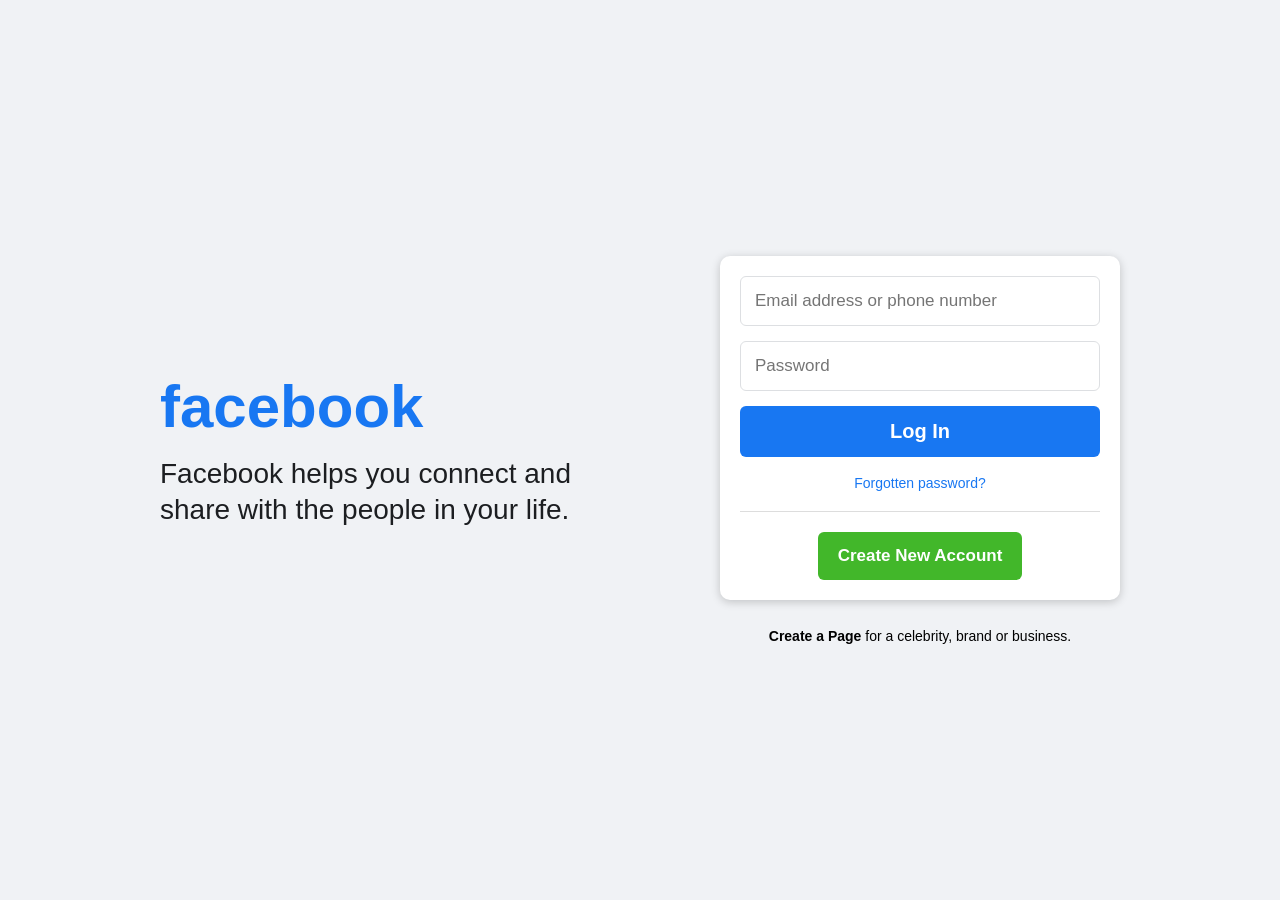
<file: pages/login.html>
<!DOCTYPE html>
<html lang="en">
<head>
    <meta charset="UTF-8">
    <meta name="viewport" content="width=device-width, initial-scale=1.0">
    <title>Facebook - Log In</title>

    <link rel="stylesheet" href="../css/login.css">
</head>
<body>

<div class="container">

    <div class="left-section">

        <h1>facebook</h1>

        <p>
            Facebook helps you connect and share with the people in your life.
        </p>

    </div>

    <div class="right-section">

        <div class="login-card">

            <input type="text" placeholder="Email address or phone number">

            <input type="password" placeholder="Password">

            <button class="login-btn">Log In</button>

            <a href="#">Forgotten password?</a>

            <hr>

            <button class="create-btn">Create New Account</button>

        </div>

        <p class="page-link">
            <strong>Create a Page</strong> for a celebrity, brand or business.
        </p>

    </div>

</div>

</body>
</html>
</file>
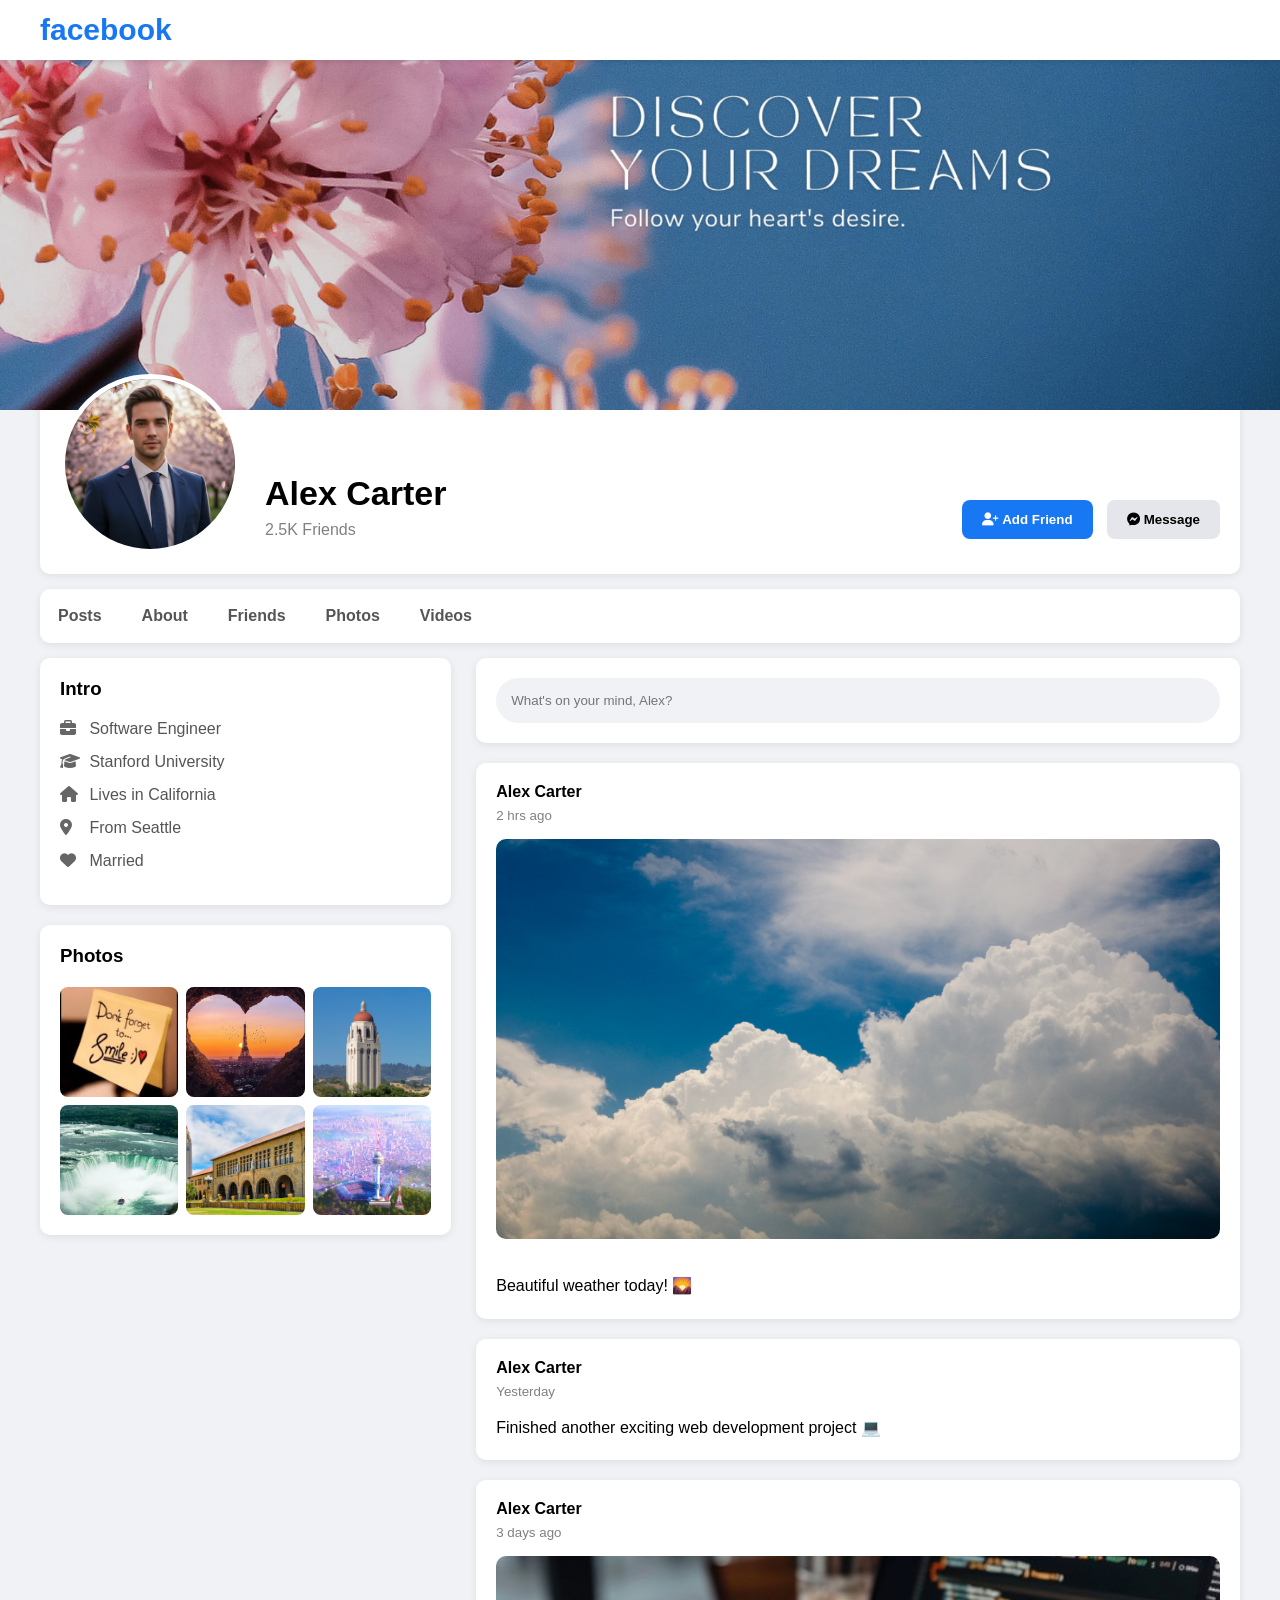
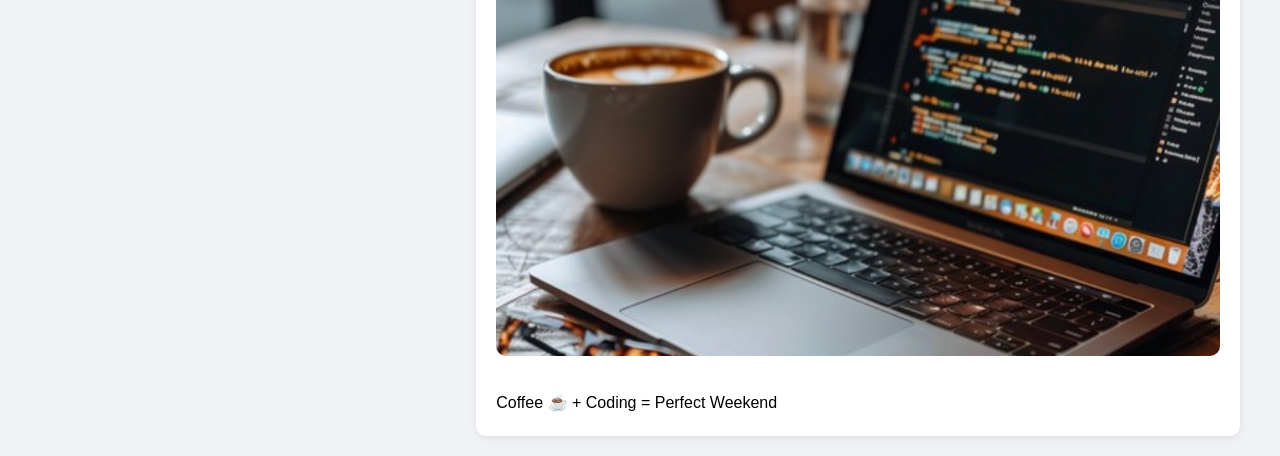
<file: pages/profile.html>
<!DOCTYPE html>
<html lang="en">

<head>
    <meta charset="UTF-8">
    <meta name="viewport" content="width=device-width, initial-scale=1.0">

    <title>Facebook Profile</title>

    <link rel="stylesheet" href="../css/sidebar.css">

    <!-- Icons -->
    <link rel="stylesheet"
        href="https://cdnjs.cloudflare.com/ajax/libs/font-awesome/6.6.0/css/all.min.css">

</head>

<body>

<!-- Navbar Placeholder -->
<header class="navbar">

    <h2>facebook</h2>

</header>

<!-- Cover -->

<section class="cover">

    <img src="../assets/cover_photo.png">

</section>

<!-- Profile -->

<section class="profile-header">

    <img class="profile-pic"
        src="../assets/profile_pic.png">

    <div class="profile-info">

        <h1>Alex Carter</h1>

        <p>2.5K Friends</p>

    </div>

    <div class="profile-buttons">

        <button class="blue-btn">
            <i class="fa-solid fa-user-plus"></i>
            Add Friend
        </button>

        <button class="gray-btn">
            <i class="fa-brands fa-facebook-messenger"></i>
            Message
        </button>

    </div>

</section>

<!-- Tabs -->

<section class="tabs">

    <a href="#posts">Posts</a>
    <a href="#About">About</a>
    <a href="#">Friends</a>
    <a href="#photos">Photos</a>
    <a href="#">Videos</a>

</section>

<!-- Main -->

<div class="container">

    <!-- Sidebar -->

    <aside class="sidebar" id="About">

        <div class="card">

            <h3>Intro</h3>

            <p><i class="fa-solid fa-briefcase"></i> Software Engineer</p>

            <p><i class="fa-solid fa-graduation-cap"></i> Stanford University</p>

            <p><i class="fa-solid fa-house"></i> Lives in California</p>

            <p><i class="fa-solid fa-location-dot"></i> From Seattle</p>

            <p><i class="fa-solid fa-heart"></i> Married</p>

        </div>

        <div class="card">

            <h3>Photos</h3>

            <div class="photos" id="photos">

                <img src="../assets/photo1.png">

                <img src="../assets/photo2.png">

                <img src="../assets/photo3.png">

                <img src="../assets/photo4.png">

                <img src="../assets/photo5.png">

                <img src="../assets/photo6.png">

            </div>

        </div>

    </aside>

    <!-- Timeline -->

    <main class="timeline" id="posts">

        <div class="create-post">

            <input type="text"
                placeholder="What's on your mind, Alex?">

        </div>

        <div class="post">

            <h4>Alex Carter</h4>

            <small>2 hrs ago</small>
            <img src="../assets/photo8.png">
            <p>
                Beautiful weather today! 🌄
            </p>

        </div>

        <div class="post">

            <h4>Alex Carter</h4>

            <small>Yesterday</small>

            <p>
                Finished another exciting web development project 💻
            </p>

        </div>

        <div class="post">

            <h4>Alex Carter</h4>

            <small>3 days ago</small>
            <img src="../assets/photo7.png">
            <p>
                Coffee ☕ + Coding = Perfect Weekend
            </p>

        </div>

    </main>

</div>

</body>

</html>
</file>
<file: css/login.css>
*{
    margin:0;
    padding:0;
    box-sizing:border-box;
    font-family:Arial, Helvetica, sans-serif;
}

body{
    background:#f0f2f5;
}

.container{
    max-width:1000px;
    min-height:100vh;
    margin:auto;
    display:flex;
    justify-content:space-between;
    align-items:center;
    padding:20px;
}

.left-section{
    width:50%;
}

.left-section h1{
    color:#1877f2;
    font-size:60px;
    margin-bottom:15px;
}

.left-section p{
    font-size:28px;
    color:#1c1e21;
    line-height:36px;
}

.right-section{
    width:400px;
}

.login-card{
    background:#fff;
    padding:20px;
    border-radius:10px;
    box-shadow:0 2px 10px rgba(0,0,0,.2);
}

.login-card input{
    width:100%;
    padding:14px;
    margin-bottom:15px;
    border:1px solid #dddfe2;
    border-radius:6px;
    font-size:17px;
    outline:none;
}

.login-card input:focus{
    border-color:#1877f2;
}

.login-btn{
    width:100%;
    padding:14px;
    background:#1877f2;
    color:white;
    border:none;
    border-radius:6px;
    font-size:20px;
    font-weight:bold;
    cursor:pointer;
}

.login-btn:hover{
    background:#166fe5;
}

.login-card a{
    display:block;
    text-align:center;
    text-decoration:none;
    color:#1877f2;
    margin:18px 0;
    font-size:14px;
}

hr{
    border:none;
    border-top:1px solid #ddd;
    margin:20px 0;
}

.create-btn{
    display:block;
    margin:auto;
    padding:14px 20px;
    background:#42b72a;
    color:white;
    border:none;
    border-radius:6px;
    font-size:17px;
    font-weight:bold;
    cursor:pointer;
}

.create-btn:hover{
    background:#36a420;
}

.page-link{
    text-align:center;
    margin-top:28px;
    font-size:14px;
}

@media(max-width:768px){

    .container{
        flex-direction:column;
        text-align:center;
    }

    .left-section{
        width:100%;
        margin-bottom:40px;
    }

    .left-section h1{
        font-size:52px;
    }

    .left-section p{
        font-size:22px;
        line-height:30px;
    }

    .right-section{
        width:100%;
    }

}
</file>
<file: css/sidebar.css>
*{
    margin:0;
    padding:0;
    box-sizing:border-box;
    font-family:Arial,Helvetica,sans-serif;
    }
    
    body{
    background:#f0f2f5;
    }
    
    /* Navbar */
    
    .navbar{
    
    height:60px;
    background:white;
    
    display:flex;
    align-items:center;
    
    padding:0 40px;
    
    box-shadow:0 2px 5px rgba(0,0,0,.1);
    
    position:sticky;
    top:0;
    
    z-index:100;
    
    }
    
    .navbar h2{
    
    color:#1877f2;
    
    font-size:30px;
    
    }
    
    /* Cover */
    
    .cover img{
    
    width:100%;
    height:350px;
    
    object-fit:cover;
    
    }
    
    /* Profile */
    
    .profile-header{
    
    max-width:1200px;
    
    margin:auto;
    
    background:white;
    
    padding:20px;
    
    display:flex;
    
    align-items:flex-end;
    
    gap:25px;
    
    margin-top:-60px;
    
    border-radius:10px;
    
    box-shadow:0 2px 8px rgba(0,0,0,.08);
    
    }
    
    .profile-pic{
    
    width:180px;
    height:180px;
    
    border-radius:50%;
    
    border:5px solid white;
    
    object-fit:cover;
    
    }
    
    .profile-info{
    
    flex:1;
    
    padding-bottom:15px;
    
    }
    
    .profile-info h1{
    
    font-size:34px;
    
    }
    
    .profile-info p{
    
    color:gray;
    
    margin-top:8px;
    
    }
    
    .profile-buttons{
    
    padding-bottom:15px;
    
    }
    
    button{
    
    padding:12px 20px;
    
    border:none;
    
    border-radius:8px;
    
    font-weight:bold;
    
    cursor:pointer;
    
    margin-left:10px;
    
    }
    
    .blue-btn{
    
    background:#1877f2;
    
    color:white;
    
    }
    
    .gray-btn{
    
    background:#e4e6eb;
    
    }
    
    /* Tabs */
    
    .tabs{
    
    max-width:1200px;
    
    margin:15px auto;
    
    background:white;
    
    display:flex;
    
    gap:40px;
    
    padding:18px;
    
    border-radius:10px;
    
    box-shadow:0 2px 8px rgba(0,0,0,.08);
    
    }
    
    .tabs a{
    
    text-decoration:none;
    
    color:#555;
    
    font-weight:bold;
    
    }
    
    .tabs a:hover{
    
    color:#1877f2;
    
    }
    
    /* Main */
    
    .container{
    
    max-width:1200px;
    
    margin:auto;
    
    display:flex;
    
    gap:25px;
    
    align-items:flex-start;
    
    }
    
    /* Sidebar */
    
    .sidebar{
    
    width:35%;
    
    position:sticky;
    
    top:80px;
    
    }
    
    /* Cards */
    
    .card{
    
    background:white;
    
    padding:20px;
    
    border-radius:10px;
    
    margin-bottom:20px;
    
    box-shadow:0 2px 8px rgba(0,0,0,.08);
    
    }
    
    .card h3{
    
    margin-bottom:20px;
    
    }
    
    .card p{
    
    margin-bottom:15px;
    
    color:#555;
    
    }
    
    .card i{
    
    width:25px;
    
    color:#666;
    
    }
    
    /* Photos */
    
    .photos{
    
    display:grid;
    
    grid-template-columns:repeat(3,1fr);
    
    gap:8px;
    
    }
    
    .photos img{
    
    width:100%;
    height:110px;
    
    object-fit:cover;
    
    border-radius:8px;
    
    cursor:pointer;
    
    transition:.3s;
    
    }
    
    .photos img:hover{
    
    transform:scale(1.05);
    
    }
    
    /* Timeline */
    
    .timeline{
    
    width:65%;
    
    }
    
    /* Create Post */
    
    .create-post{
    
    background:white;
    
    padding:20px;
    
    border-radius:10px;
    
    box-shadow:0 2px 8px rgba(0,0,0,.08);
    
    margin-bottom:20px;
    
    }
    
    .create-post input{
    
    width:100%;
    
    padding:15px;
    
    border:none;
    
    background:#f0f2f5;
    
    border-radius:30px;
    
    outline:none;
    
    }
    
    /* Posts */
    
    .post{
    
    background:white;
    
    padding:20px;
    
    border-radius:10px;
    
    margin-bottom:20px;
    
    box-shadow:0 2px 8px rgba(0,0,0,.08);
    
    }
    
    .post h4{
    
    margin-bottom:5px;
    
    }
    
    .post small{
    
    color:gray;
    
    }
    .post img{
        width:100%;
        height:400px;
        object-fit:cover;
        border-radius:10px;
        margin:15px 0;
    }
    .post p{
    
    margin-top:15px;
    
    line-height:1.6;
    
    }
    
    /* Responsive */
    
    @media(max-width:900px){
    
    .container{
    
    flex-direction:column;
    
    }
    
    .sidebar,.timeline{
    
    width:100%;
    
    }
    
    .profile-header{
    
    flex-direction:column;
    
    align-items:center;
    
    text-align:center;
    
    }
    
    .profile-buttons{
    
    margin-top:20px;
    
    }
    
    .tabs{
    
    overflow-x:auto;
    
    }
    
    }
</file>
